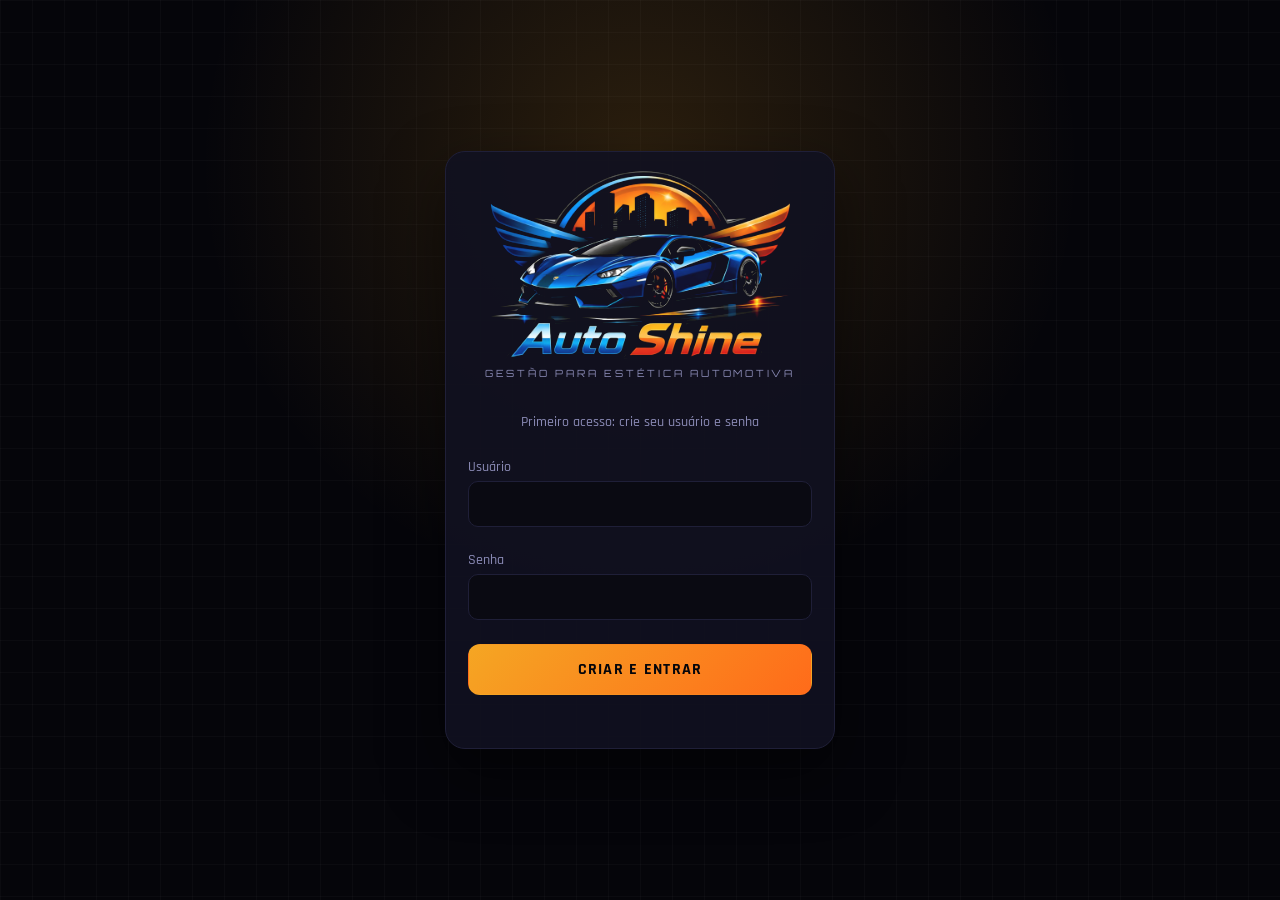
<file: index.html>
<!doctype html>
<html lang="pt-BR">
<head>
  <meta charset="utf-8">
  <meta name="viewport" content="width=device-width, initial-scale=1, viewport-fit=cover">
  <title>Auto Shine</title>
  <meta name="description" content="Gestão de estética automotiva no celular: agenda, vendas, clientes, produtos, precificação e estoque.">
  <meta name="theme-color" content="#05050a">
  <link rel="manifest" href="manifest.webmanifest">
  <link rel="icon" href="icons/icon-192.png" sizes="192x192">
  <link rel="apple-touch-icon" href="icons/icon-192.png">
  <link rel="preconnect" href="https://fonts.googleapis.com">
  <link rel="preconnect" href="https://fonts.gstatic.com" crossorigin>
  <link rel="stylesheet" href="https://fonts.googleapis.com/css2?family=Orbitron:wght@400;700;900&family=Rajdhani:wght@500;600;700&display=swap">
  <link rel="stylesheet" href="styles.css">
</head>
<body>

  <!-- ===== LOGIN ===== -->
  <section id="tela-login" class="login-wrap">
    <form id="form-login" class="login-card">
      <img src="icons/logo-autoshine.png" alt="" class="login-logo" width="720" height="452">
      <h1 class="sr">Auto Shine</h1>
      <p class="marca-tag">GESTÃO PARA ESTÉTICA AUTOMOTIVA</p>
      <p class="muted" id="login-sub">Entre para acessar o sistema</p>
      <label>Usuário <input name="usuario" required autocomplete="username" autocapitalize="none"></label>
      <label>Senha <input name="senha" type="password" required autocomplete="current-password"></label>
      <button class="btn primary full grande" type="submit" id="btn-login">Entrar</button>
      <p class="erro" id="login-erro"></p>
    </form>
  </section>

  <!-- ===== APP ===== -->
  <div id="app" class="app hidden">
    <header class="topo">
      <button class="icone-btn hidden" id="btn-voltar" aria-label="Voltar">‹</button>
      <h1 id="titulo">Início</h1>
      <button class="icone-btn hidden" id="btn-instalar" aria-label="Instalar app">⬇</button>
    </header>

    <main class="conteudo">

      <!-- Início -->
      <section id="view-inicio" class="view">
        <p class="saudacao" id="saudacao"></p>
        <div class="stats">
          <div class="stat destaque"><span>Hoje</span><strong id="st-hoje">R$ 0,00</strong><small id="st-hoje-qtd"></small></div>
          <div class="stat"><span>Mês</span><strong id="st-mes">R$ 0,00</strong></div>
          <div class="stat"><span>Lucro do mês</span><strong id="st-lucro">R$ 0,00</strong></div>
        </div>
        <div class="atalhos">
          <a href="#vender" class="atalho">🧾<span>Vender</span></a>
          <button class="atalho" data-novo="agendamento">📅<span>Agendar</span></button>
          <button class="atalho" data-novo="cliente">👤<span>Cliente</span></button>
          <a href="#estoque" class="atalho">📦<span>Estoque</span></a>
        </div>
        <h2>Agenda de hoje</h2>
        <div id="inicio-agenda" class="lista-cards"></div>
        <h2>Estoque baixo</h2>
        <div id="inicio-estoque" class="lista-cards"></div>
      </section>

      <!-- Agenda -->
      <section id="view-agenda" class="view">
        <div class="dias" id="dias"></div>
        <div id="lista-agenda" class="lista-cards"></div>
        <button class="fab" data-novo="agendamento" aria-label="Novo agendamento">+</button>
      </section>

      <!-- Vender -->
      <section id="view-vender" class="view">
        <label>Cliente
          <select id="venda-cliente"></select>
        </label>
        <input class="busca" id="busca-venda" type="search" placeholder="Buscar serviço ou produto…">
        <div id="venda-itens" class="lista-cards compacta"></div>
        <div class="carrinho-barra" id="carrinho-barra">
          <div><small id="cb-qtd">0 itens</small><strong id="cb-total">R$ 0,00</strong></div>
          <button class="btn primary" id="btn-ver-carrinho">Fechar venda ›</button>
        </div>
      </section>

      <!-- Clientes -->
      <section id="view-clientes" class="view">
        <input class="busca" id="busca-clientes" type="search" placeholder="Buscar nome, telefone ou placa…">
        <div id="lista-clientes" class="lista-cards"></div>
        <button class="fab" data-novo="cliente" aria-label="Novo cliente">+</button>
      </section>

      <!-- Mais -->
      <section id="view-mais" class="view">
        <div class="menu">
          <a href="#produtos">🧴 <span>Serviços e produtos<small>Cadastro e precificação</small></span>›</a>
          <a href="#estoque">📦 <span>Estoque<small>Entradas, saídas e alertas</small></span>›</a>
          <a href="#historico">📜 <span>Histórico de vendas<small>Consultar e cancelar vendas</small></span>›</a>
          <button data-acao="empresa">🏢 <span>Dados da empresa<small>Nome usado nos recibos</small></span>›</button>
          <button data-acao="exportar">💾 <span>Fazer backup<small>Salvar todos os dados num arquivo</small></span>›</button>
          <button data-acao="importar">📂 <span>Restaurar backup<small>Carregar um arquivo de backup</small></span>›</button>
          <a href="privacidade.html" target="_blank">🔒 <span>Política de privacidade<small>Como seus dados são tratados</small></span>›</a>
          <button data-acao="sair" class="perigo">🚪 <span>Sair<small id="usuario-logado"></small></span>›</button>
        </div>
        <input type="file" id="arquivo-backup" accept="application/json,.json" hidden>
      </section>

      <!-- Produtos -->
      <section id="view-produtos" class="view">
        <input class="busca" id="busca-produtos" type="search" placeholder="Buscar…">
        <div id="lista-produtos" class="lista-cards"></div>
        <button class="fab" data-novo="produto" aria-label="Novo item">+</button>
      </section>

      <!-- Estoque -->
      <section id="view-estoque" class="view">
        <div id="lista-estoque" class="lista-cards"></div>
      </section>

      <!-- Histórico -->
      <section id="view-historico" class="view">
        <div class="filtros" id="filtro-periodo">
          <button data-periodo="hoje">Hoje</button>
          <button data-periodo="7">7 dias</button>
          <button data-periodo="mes" class="ativo">Mês</button>
          <button data-periodo="tudo">Tudo</button>
        </div>
        <p class="resumo-periodo" id="resumo-periodo"></p>
        <div id="lista-historico" class="lista-cards"></div>
      </section>
    </main>

    <nav class="abas">
      <a href="#inicio" data-aba="inicio"><i>🏠</i>Início</a>
      <a href="#agenda" data-aba="agenda"><i>📅</i>Agenda</a>
      <a href="#vender" data-aba="vender" class="aba-vender"><i>🧾</i>Vender</a>
      <a href="#clientes" data-aba="clientes"><i>👤</i>Clientes</a>
      <a href="#mais" data-aba="mais"><i>☰</i>Mais</a>
    </nav>
  </div>

  <!-- ===== FOLHAS (modais) ===== -->
  <dialog id="modal-cliente" class="folha">
    <form method="dialog" id="form-cliente">
      <div class="folha-topo"><h2>Cliente</h2><button class="icone-btn" value="cancel" formnovalidate aria-label="Fechar">✕</button></div>
      <input type="hidden" name="id">
      <label>Nome <input name="nome" required></label>
      <label>WhatsApp <input name="telefone" type="tel" inputmode="tel" placeholder="(11) 99999-9999"></label>
      <div class="row">
        <label class="grow">Veículo <input name="veiculo" placeholder="Ex.: Civic preto"></label>
        <label class="w110">Placa <input name="placa" autocapitalize="characters"></label>
      </div>
      <label>Observações <textarea name="obs" rows="2"></textarea></label>
      <button class="btn primary full grande" value="ok">Salvar</button>
    </form>
  </dialog>

  <dialog id="modal-ver-cliente" class="folha">
    <div class="folha-conteudo">
      <div class="folha-topo"><h2 id="vc-nome"></h2><button class="icone-btn" data-fechar aria-label="Fechar">✕</button></div>
      <p class="muted" id="vc-info"></p>
      <div class="acoes-linha">
        <a class="btn whats" id="vc-whats" target="_blank" rel="noopener">WhatsApp</a>
        <a class="btn ghost" id="vc-ligar">Ligar</a>
        <button class="btn ghost" id="vc-editar">Editar</button>
      </div>
      <div class="stats duas">
        <div class="stat"><span>Total gasto</span><strong id="vc-total"></strong></div>
        <div class="stat"><span>Visitas</span><strong id="vc-visitas"></strong></div>
      </div>
      <h3>Últimos serviços</h3>
      <div id="vc-historico" class="lista-cards compacta"></div>
      <button class="btn danger full" id="vc-excluir">Excluir cliente</button>
    </div>
  </dialog>

  <dialog id="modal-produto" class="folha">
    <form method="dialog" id="form-produto">
      <div class="folha-topo"><h2>Serviço / produto</h2><button class="icone-btn" value="cancel" formnovalidate aria-label="Fechar">✕</button></div>
      <input type="hidden" name="id">
      <div class="segmento">
        <label><input type="radio" name="tipo" value="servico" checked><span>Serviço</span></label>
        <label><input type="radio" name="tipo" value="produto"><span>Produto</span></label>
      </div>
      <label>Nome <input name="nome" required></label>
      <fieldset class="precificacao">
        <legend>Precificação</legend>
        <div class="row">
          <label class="grow">Custo (R$) <input name="custo" type="number" inputmode="decimal" min="0" step="0.01" value="0"></label>
          <label class="grow">Taxas (%) <input name="despesas" type="number" inputmode="decimal" min="0" max="99" step="0.1" value="10"></label>
          <label class="grow">Margem (%) <input name="margem" type="number" inputmode="decimal" min="0" max="99" step="0.1" value="40"></label>
        </div>
        <button type="button" class="sugestao" id="btn-usar-sugerido">Preço sugerido: <strong id="preco-sugerido">R$ 0,00</strong> <span>usar</span></button>
        <label>Preço de venda (R$) <input name="preco" type="number" inputmode="decimal" min="0" step="0.01" required></label>
        <p class="muted" id="margem-real"></p>
      </fieldset>
      <div class="row so-produto">
        <label class="grow">Estoque <input name="estoque" type="number" inputmode="numeric" step="1" value="0"></label>
        <label class="grow">Mínimo <input name="minimo" type="number" inputmode="numeric" min="0" step="1" value="2"></label>
        <label class="w90">Unid. <input name="unidade" value="un"></label>
      </div>
      <button class="btn primary full grande" value="ok">Salvar</button>
      <button class="btn danger full hidden" value="excluir" formnovalidate id="btn-excluir-produto">Excluir item</button>
    </form>
  </dialog>

  <dialog id="modal-agendamento" class="folha">
    <form method="dialog" id="form-agendamento">
      <div class="folha-topo"><h2>Agendamento</h2><button class="icone-btn" value="cancel" formnovalidate aria-label="Fechar">✕</button></div>
      <input type="hidden" name="id">
      <label>Cliente <select name="clienteId" id="ag-cliente" required></select></label>
      <label>Serviço <select name="servicoId" id="ag-servico" required></select></label>
      <div class="row">
        <label class="grow">Data <input name="data" type="date" required></label>
        <label class="grow">Hora <input name="hora" type="time" required></label>
      </div>
      <label>Observações <textarea name="obs" rows="2" placeholder="Ex.: buscar o carro às 17h"></textarea></label>
      <button class="btn primary full grande" value="ok">Salvar</button>
      <button class="btn danger full hidden" value="excluir" formnovalidate id="btn-excluir-ag">Excluir agendamento</button>
    </form>
  </dialog>

  <dialog id="modal-carrinho" class="folha">
    <div class="folha-conteudo">
      <div class="folha-topo"><h2>Fechar venda</h2><button class="icone-btn" data-fechar aria-label="Fechar">✕</button></div>
      <div id="carrinho" class="lista-cards compacta"></div>
      <div class="linha"><span>Subtotal</span><span id="v-subtotal">R$ 0,00</span></div>
      <div class="row">
        <label class="grow">Desconto (R$) <input id="venda-desconto" type="number" inputmode="decimal" min="0" step="0.01" value="0"></label>
        <label class="grow">Pagamento
          <select id="venda-pagto"><option>Pix</option><option>Dinheiro</option><option>Débito</option><option>Crédito</option></select>
        </label>
      </div>
      <label>Observações <input id="venda-obs" placeholder="Opcional"></label>
      <div class="linha total"><span>Total</span><span id="v-total">R$ 0,00</span></div>
      <button class="btn primary full grande" id="btn-finalizar">Confirmar venda</button>
    </div>
  </dialog>

  <dialog id="modal-recibo" class="folha">
    <div class="folha-conteudo centro">
      <div class="check">✓</div>
      <h2>Venda registrada!</h2>
      <p class="total-grande" id="recibo-total"></p>
      <a class="btn whats full grande hidden" id="recibo-whats" target="_blank" rel="noopener">Enviar recibo no WhatsApp</a>
      <button class="btn ghost full" data-fechar>Fechar</button>
    </div>
  </dialog>

  <dialog id="modal-empresa" class="folha">
    <form method="dialog" id="form-empresa">
      <div class="folha-topo"><h2>Dados da empresa</h2><button class="icone-btn" value="cancel" formnovalidate aria-label="Fechar">✕</button></div>
      <label>Nome da estética <input name="nome" placeholder="Ex.: Brilho Total Estética Automotiva"></label>
      <label>Chave Pix (aparece no recibo) <input name="pix"></label>
      <button class="btn primary full grande" value="ok">Salvar</button>
    </form>
  </dialog>

  <div id="toast" class="toast"></div>

  <script src="app.js"></script>
</body>
</html>
</file>
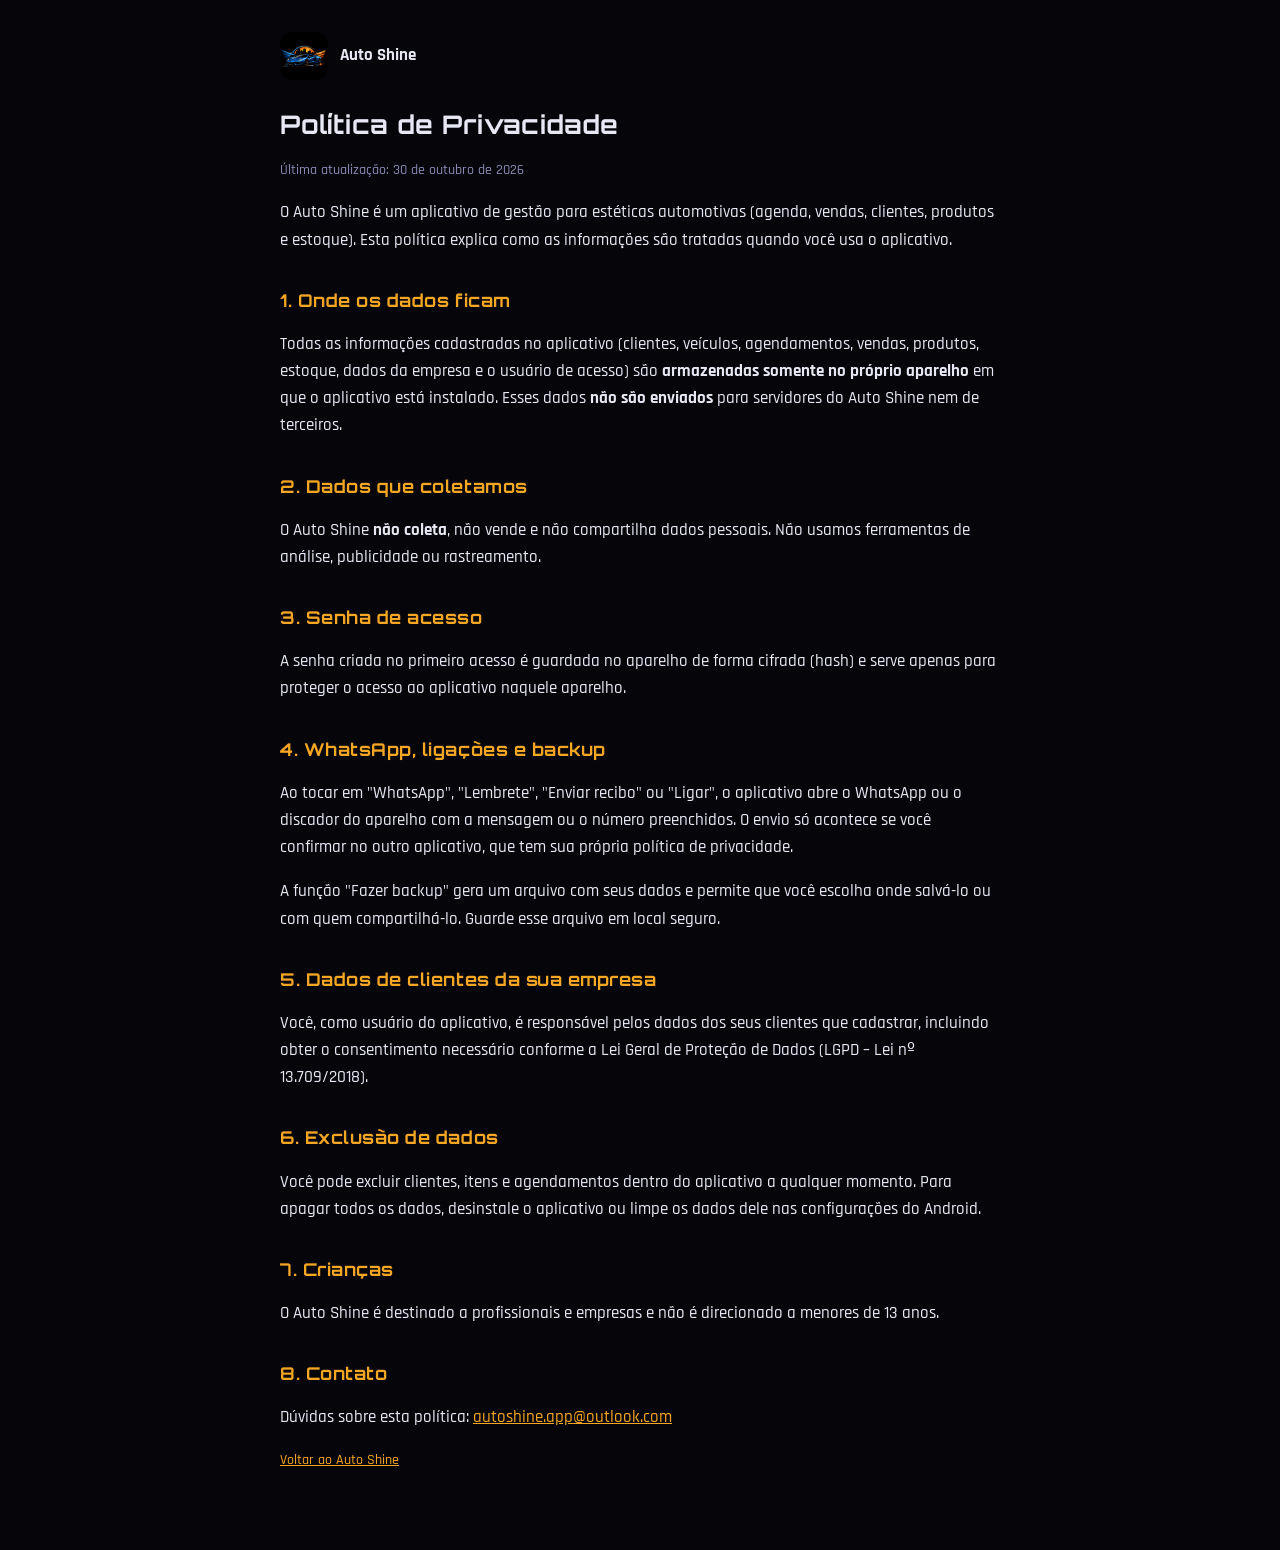
<file: privacidade.html>
<!doctype html>
<html lang="pt-BR">
<head>
  <meta charset="utf-8">
  <meta name="viewport" content="width=device-width, initial-scale=1">
  <title>Política de Privacidade · Auto Shine</title>
  <link rel="icon" href="icons/icon-192.png">
  <link rel="stylesheet" href="https://fonts.googleapis.com/css2?family=Orbitron:wght@700&family=Rajdhani:wght@500;700&display=swap">
  <style>
    :root { --bg: #05050a; --text: #e8e8f5; --muted: #8a8ab5; --line: #1f1f38; --primary: #f5a623; color-scheme: dark; }
    body { margin: 0; background: var(--bg); color: var(--text); font-family: 'Rajdhani', system-ui, "Segoe UI", sans-serif; font-size: 17px; font-weight: 500; line-height: 1.6; }
    h1, h2 { font-family: 'Orbitron', "Segoe UI", sans-serif; letter-spacing: .03em; }
    h2 { color: var(--primary); }
    main { max-width: 720px; margin: 0 auto; padding: 32px 16px 64px; }
    h1 { font-size: 1.6rem; margin: 0 0 .3rem; }
    h2 { font-size: 1.1rem; margin-top: 2rem; }
    p, li { color: var(--text); }
    .muted { color: var(--muted); font-size: .9rem; }
    a { color: var(--primary); }
    header { display: flex; align-items: center; gap: 12px; margin-bottom: 1.5rem; }
    header img { width: 48px; height: 48px; border-radius: 12px; }
  </style>
</head>
<body>
<main>
  <header><img src="icons/icon-192.png" alt=""><strong>Auto Shine</strong></header>
  <h1>Política de Privacidade</h1>
  <p class="muted">Última atualização: 30 de outubro de 2026</p>

  <p>O Auto Shine é um aplicativo de gestão para estéticas automotivas (agenda, vendas, clientes, produtos e estoque).
  Esta política explica como as informações são tratadas quando você usa o aplicativo.</p>

  <h2>1. Onde os dados ficam</h2>
  <p>Todas as informações cadastradas no aplicativo (clientes, veículos, agendamentos, vendas, produtos, estoque,
  dados da empresa e o usuário de acesso) são <strong>armazenadas somente no próprio aparelho</strong> em que o
  aplicativo está instalado. Esses dados <strong>não são enviados</strong> para servidores do Auto Shine nem de terceiros.</p>

  <h2>2. Dados que coletamos</h2>
  <p>O Auto Shine <strong>não coleta</strong>, não vende e não compartilha dados pessoais. Não usamos ferramentas de
  análise, publicidade ou rastreamento.</p>

  <h2>3. Senha de acesso</h2>
  <p>A senha criada no primeiro acesso é guardada no aparelho de forma cifrada (hash) e serve apenas para
  proteger o acesso ao aplicativo naquele aparelho.</p>

  <h2>4. WhatsApp, ligações e backup</h2>
  <p>Ao tocar em "WhatsApp", "Lembrete", "Enviar recibo" ou "Ligar", o aplicativo abre o WhatsApp ou o discador do
  aparelho com a mensagem ou o número preenchidos. O envio só acontece se você confirmar no outro aplicativo, que
  tem sua própria política de privacidade.</p>
  <p>A função "Fazer backup" gera um arquivo com seus dados e permite que você escolha onde salvá-lo ou com quem
  compartilhá-lo. Guarde esse arquivo em local seguro.</p>

  <h2>5. Dados de clientes da sua empresa</h2>
  <p>Você, como usuário do aplicativo, é responsável pelos dados dos seus clientes que cadastrar, incluindo
  obter o consentimento necessário conforme a Lei Geral de Proteção de Dados (LGPD – Lei nº 13.709/2018).</p>

  <h2>6. Exclusão de dados</h2>
  <p>Você pode excluir clientes, itens e agendamentos dentro do aplicativo a qualquer momento. Para apagar todos
  os dados, desinstale o aplicativo ou limpe os dados dele nas configurações do Android.</p>

  <h2>7. Crianças</h2>
  <p>O Auto Shine é destinado a profissionais e empresas e não é direcionado a menores de 13 anos.</p>

  <h2>8. Contato</h2>
  <p>Dúvidas sobre esta política: <a href="mailto:autoshine.app@outlook.com">autoshine.app@outlook.com</a></p>

  <p class="muted"><a href="./">Voltar ao Auto Shine</a></p>
</main>
</body>
</html>
</file>
<file: styles.css>
/* Identidade visual Auto Shine (mesma do site autoshineapp.com) */
:root {
  --bg: #05050a;
  --card: #111120;
  --text: #e8e8f5;
  --muted: #8a8ab5;
  --line: #1f1f38;
  --input: #0a0a12;
  --primary: #f5a623;
  --primary-2: #ff6b1a;
  --primary-dark: #e08a10;
  --primary-soft: #2a1d0c;
  --on-primary: #05050a;
  --grad: linear-gradient(135deg, #f5a623, #ff6b1a);
  --danger: #ef4444;
  --danger-soft: #351417;
  --ok: #22c55e;
  --ok-soft: #0f2e1b;
  --warn: #f5a623;
  --warn-soft: #2e220c;
  --blue: #3b82f6;
  --blue-soft: #121d38;
  --whats: #1fa855;
  --radius: 14px;
  --abas-h: 64px;
  --head: 'Orbitron', 'Segoe UI', sans-serif;
  --body: 'Rajdhani', system-ui, 'Segoe UI', sans-serif;
  color-scheme: dark;
}

* { box-sizing: border-box; -webkit-tap-highlight-color: transparent; }
html, body { margin: 0; }
body { font-family: var(--body); font-weight: 500; background: var(--bg); color: var(--text); font-size: 17px; }
h1, h2, h3 { margin: 0; font-family: var(--head); font-weight: 700; letter-spacing: .02em; }
h2 { font-size: .85rem; text-transform: uppercase; letter-spacing: .12em; color: var(--muted); }
h2 { font-size: 1rem; margin: 1.4rem 0 .6rem; }
h3 { font-size: .95rem; margin: 1rem 0 .5rem; }
a { color: inherit; }
.hidden { display: none !important; }
.muted { color: var(--muted); font-size: .9rem; }

/* ---------- Login ---------- */
.login-wrap {
  min-height: 100dvh; display: grid; place-items: center; padding: 16px;
  background:
    radial-gradient(circle at 50% 18%, rgba(245,166,35,.16) 0, transparent 45%),
    linear-gradient(rgba(255,255,255,.025) 1px, transparent 1px) 0 0 / 32px 32px,
    linear-gradient(90deg, rgba(255,255,255,.025) 1px, transparent 1px) 0 0 / 32px 32px,
    var(--bg);
}
.login-card { background: rgba(17,17,32,.92); border: 1px solid var(--line); padding: 1.6rem 1.4rem; border-radius: 20px; width: 100%; max-width: 390px; display: grid; gap: .8rem; text-align: center; box-shadow: 0 24px 60px rgba(0,0,0,.5); }
.login-card label { text-align: left; }
.login-logo { width: 100%; max-width: 300px; height: auto; margin: -.4rem auto 0; mix-blend-mode: lighten; }
.marca-tag { margin: -.3rem 0 .4rem; font-family: var(--head); font-size: .62rem; font-weight: 400; letter-spacing: .28em; color: var(--muted); }
.sr { position: absolute; width: 1px; height: 1px; overflow: hidden; clip: rect(0 0 0 0); white-space: nowrap; }
.erro { color: var(--danger); min-height: 1em; margin: 0; font-size: .9rem; }

/* ---------- Estrutura ---------- */
.app { max-width: 640px; margin: 0 auto; min-height: 100dvh; }
.topo {
  position: sticky; top: 0; z-index: 10; display: flex; align-items: center; gap: .5rem;
  padding: calc(env(safe-area-inset-top) + .7rem) 16px .7rem; background: var(--bg);
}
.topo h1 { font-size: 1.05rem; flex: 1; text-transform: uppercase; letter-spacing: .08em; background: var(--grad); -webkit-background-clip: text; background-clip: text; color: transparent; }
.conteudo { padding: 0 16px calc(var(--abas-h) + env(safe-area-inset-bottom) + 90px); }
.view { display: none; }
.view.ativa { display: block; }

.abas {
  position: fixed; left: 0; right: 0; bottom: 0; z-index: 20; display: flex; justify-content: center;
  background: var(--card); border-top: 1px solid var(--line); padding-bottom: env(safe-area-inset-bottom);
}
.abas a { flex: 1; max-width: 128px; height: var(--abas-h); display: flex; flex-direction: column; align-items: center; justify-content: center; gap: 2px; text-decoration: none; font-size: .72rem; color: var(--muted); }
.abas a i { font-style: normal; font-size: 1.3rem; filter: grayscale(1); opacity: .7; }
.abas a.ativo { color: var(--primary); font-weight: 600; }
.abas a.ativo i { filter: none; opacity: 1; }
.abas .aba-vender i { background: var(--grad); color: var(--on-primary); width: 46px; height: 46px; border-radius: 50%; display: grid; place-items: center; margin-top: -22px; filter: none; opacity: 1; box-shadow: 0 6px 18px rgba(255,107,26,.4); border: 4px solid var(--card); font-size: 1.2rem; }

.icone-btn { background: none; border: 0; color: var(--text); font-size: 1.4rem; width: 40px; height: 40px; border-radius: 50%; cursor: pointer; display: grid; place-items: center; }
.icone-btn:active { background: var(--line); }
#btn-voltar { font-size: 2rem; margin-left: -8px; }

.fab {
  position: fixed; right: max(16px, calc(50% - 320px + 16px)); bottom: calc(var(--abas-h) + env(safe-area-inset-bottom) + 16px); z-index: 15;
  width: 58px; height: 58px; border-radius: 18px; border: 0; background: var(--grad); color: var(--on-primary); font-size: 2rem; font-weight: 700;
  box-shadow: 0 8px 22px rgba(255,107,26,.4); cursor: pointer;
}

/* ---------- Início ---------- */
.saudacao { margin: 0 0 .8rem; color: var(--muted); }
.stats { display: grid; grid-template-columns: 1fr 1fr; gap: .7rem; }
.stats.duas { margin: 1rem 0 0; }
.stat { background: var(--card); border-radius: var(--radius); padding: .9rem 1rem; border: 1px solid var(--line); }
.stat span { display: block; color: var(--muted); font-size: .8rem; }
.stat strong { display: block; font-family: var(--head); font-size: 1.05rem; margin-top: .3rem; }
.stat small { color: rgba(5,5,10,.7); font-size: .85rem; font-weight: 600; }
.stat.destaque { grid-column: 1 / -1; background: var(--grad); color: var(--on-primary); border: 0; box-shadow: 0 10px 30px rgba(255,107,26,.25); }
.stat.destaque span { color: rgba(5,5,10,.7); font-weight: 600; }
.stat.destaque strong { font-size: 1.6rem; }
.atalhos { display: grid; grid-template-columns: repeat(4, 1fr); gap: .6rem; margin-top: 1rem; }
.atalho { background: var(--card); border: 1px solid var(--line); border-radius: var(--radius); padding: .8rem .2rem; display: flex; flex-direction: column; align-items: center; gap: .3rem; font: inherit; font-size: 1.4rem; text-decoration: none; color: var(--text); cursor: pointer; }
.atalho span { font-size: .75rem; }

/* ---------- Cards de lista ---------- */
.lista-cards { display: grid; gap: .6rem; }
.item {
  background: var(--card); border: 1px solid var(--line); border-radius: var(--radius); padding: .85rem 1rem;
  display: flex; align-items: center; gap: .8rem; width: 100%; text-align: left; font: inherit; color: var(--text);
}
button.item { cursor: pointer; }
a.item { text-decoration: none; }
.item .avatar { width: 42px; height: 42px; border-radius: 50%; background: var(--primary-soft); color: var(--primary); display: grid; place-items: center; font-weight: 700; flex-shrink: 0; }
.item .corpo { flex: 1; min-width: 0; }
.item .corpo strong { display: block; overflow: hidden; text-overflow: ellipsis; white-space: nowrap; }
.item .corpo small { display: block; color: var(--muted); font-size: .82rem; margin-top: 2px; }
.item .valor { font-weight: 700; white-space: nowrap; text-align: right; }
.item .valor small { display: block; font-weight: 400; color: var(--muted); font-size: .75rem; }
.item .hora { font-family: var(--head); font-weight: 700; color: var(--primary); font-size: .95rem; min-width: 52px; }
.item.concluido { opacity: .6; }
.item.concluido .hora { color: var(--ok); }
.compacta .item { padding: .65rem .8rem; }
.vazio { text-align: center; color: var(--muted); padding: 1.5rem 1rem; background: var(--card); border: 1px dashed var(--line); border-radius: var(--radius); font-size: .92rem; }
.ag-acoes { display: flex; gap: .4rem; margin-top: .6rem; flex-wrap: wrap; }
.item.coluna { flex-direction: column; align-items: stretch; }
.item.coluna .topo-item { display: flex; align-items: center; gap: .8rem; }

.tag { display: inline-block; padding: .12rem .5rem; border-radius: 99px; font-size: .72rem; font-weight: 600; }
.tag.ok { background: var(--ok-soft); color: var(--ok); }
.tag.baixo { background: var(--warn-soft); color: var(--warn); }
.tag.zero { background: var(--danger-soft); color: var(--danger); }
.tag.serv { background: var(--blue-soft); color: #7aa7ff; }

/* Stepper */
.stepper { display: flex; align-items: center; gap: .3rem; }
.stepper button { width: 36px; height: 36px; border-radius: 10px; border: 1px solid var(--line); background: var(--bg); color: var(--text); font-size: 1.2rem; cursor: pointer; }
.stepper button.mais { background: var(--grad); color: var(--on-primary); border-color: transparent; font-weight: 700; }
.stepper span { min-width: 26px; text-align: center; font-weight: 700; }

/* Agenda: faixa de dias */
.dias { display: flex; gap: .45rem; overflow-x: auto; padding-bottom: .4rem; margin-bottom: .8rem; scrollbar-width: none; }
.dias::-webkit-scrollbar { display: none; }
.dia { flex: 0 0 auto; width: 54px; padding: .5rem 0; border-radius: 14px; border: 1px solid var(--line); background: var(--card); color: var(--text); text-align: center; font: inherit; cursor: pointer; position: relative; }
.dia small { display: block; font-size: .7rem; color: var(--muted); text-transform: uppercase; }
.dia strong { font-family: var(--head); font-size: 1rem; }
.dia.ativo { background: var(--grad); border-color: transparent; color: var(--on-primary); }
.dia.ativo small { color: rgba(5,5,10,.75); }
.dia.tem::after { content: ""; position: absolute; bottom: 5px; left: 50%; width: 5px; height: 5px; margin-left: -2.5px; border-radius: 50%; background: var(--primary); }
.dia.ativo.tem::after { background: var(--on-primary); }

/* Venda */
.carrinho-barra {
  position: fixed; left: 50%; transform: translateX(-50%); width: min(608px, calc(100% - 32px));
  bottom: calc(var(--abas-h) + env(safe-area-inset-bottom) + 12px); z-index: 15;
  background: var(--card); color: var(--text); border: 1px solid var(--primary); border-radius: 16px; padding: .7rem .7rem .7rem 1rem;
  display: flex; align-items: center; justify-content: space-between; box-shadow: 0 10px 30px rgba(0,0,0,.25);
}
.carrinho-barra small { display: block; color: var(--muted); font-size: .8rem; }
.carrinho-barra strong { font-family: var(--head); font-size: 1rem; }

/* Menu "Mais" */
.menu { display: grid; background: var(--card); border: 1px solid var(--line); border-radius: var(--radius); overflow: hidden; }
.menu a, .menu button { display: flex; align-items: center; gap: .9rem; padding: .95rem 1rem; text-decoration: none; color: var(--text); background: none; border: 0; border-bottom: 1px solid var(--line); font: inherit; font-size: 1.1rem; text-align: left; cursor: pointer; }
.menu > :last-child { border-bottom: 0; }
.menu span { flex: 1; font-size: 1rem; }
.menu small { display: block; color: var(--muted); font-size: .8rem; }
.menu .perigo span { color: var(--danger); }

/* Histórico */
.filtros { display: flex; gap: .4rem; margin-bottom: .6rem; }
.filtros button { flex: 1; padding: .5rem; border-radius: 99px; border: 1px solid var(--line); background: var(--card); color: var(--text); font: inherit; font-size: .88rem; cursor: pointer; }
.filtros button.ativo { background: var(--grad); color: var(--on-primary); border-color: transparent; font-weight: 700; }
.resumo-periodo { margin: .2rem 0 .8rem; color: var(--muted); font-size: .9rem; }

/* ---------- Formulários ---------- */
label { display: grid; gap: .3rem; font-size: .85rem; color: var(--muted); margin-bottom: .7rem; }
input, select, textarea { font: inherit; font-size: 16px; color: var(--text); padding: .7rem .8rem; border: 1px solid var(--line); border-radius: 10px; background: var(--input); width: 100%; min-height: 46px; }
input:focus, select:focus, textarea:focus { outline: 2px solid rgba(245,166,35,.3); border-color: var(--primary); }
.busca { margin-bottom: .8rem; }
.row { display: flex; gap: .6rem; align-items: end; }
.row label { min-width: 0; }
.grow { flex: 1; }
.w90 { width: 90px; flex-shrink: 0; } .w110 { width: 110px; flex-shrink: 0; }
fieldset.precificacao { border: 1px solid var(--line); border-radius: 12px; padding: .6rem .8rem .2rem; margin: 0 0 .8rem; }
legend { font-size: .85rem; font-weight: 600; padding: 0 .3rem; }
.sugestao { width: 100%; display: flex; align-items: center; gap: .4rem; background: var(--primary-soft); color: var(--text); border: 0; border-radius: 10px; padding: .7rem .8rem; margin-bottom: .7rem; font: inherit; cursor: pointer; }
.sugestao span { margin-left: auto; color: var(--primary); font-weight: 600; font-size: .9rem; }
#margem-real { margin: -.3rem 0 .6rem; }
.segmento { display: flex; background: var(--bg); border-radius: 12px; padding: 4px; margin-bottom: .8rem; }
.segmento label { flex: 1; margin: 0; }
.segmento input { display: none; }
.segmento span { display: block; text-align: center; padding: .55rem; border-radius: 9px; color: var(--muted); font-size: .95rem; cursor: pointer; }
.segmento input:checked + span { background: var(--grad); color: var(--on-primary); font-weight: 700; }

/* ---------- Botões ---------- */
.btn { font: inherit; border: 1px solid transparent; border-radius: 12px; padding: .65rem 1rem; cursor: pointer; background: var(--bg); color: var(--text); white-space: nowrap; text-decoration: none; text-align: center; display: inline-flex; align-items: center; justify-content: center; gap: .3rem; }
.btn.primary { background: var(--grad); color: var(--on-primary); font-weight: 700; letter-spacing: .04em; }
.btn.primary:active { filter: brightness(.92); }
.btn.ghost { background: transparent; border-color: var(--line); }
.btn.danger { background: transparent; color: var(--danger); }
.btn.whats { background: var(--whats); color: #fff; }
.btn.small { padding: .4rem .7rem; font-size: .85rem; border-radius: 10px; }
.btn.full { width: 100%; }
.btn.grande { padding: .9rem 1rem; font-size: 1rem; font-weight: 700; text-transform: uppercase; letter-spacing: .08em; }
.acoes-linha { display: flex; gap: .5rem; }
.acoes-linha .btn { flex: 1; }

/* ---------- Folhas (bottom sheets) ---------- */
dialog.folha {
  border: 0; padding: 0; margin: auto auto 0; width: 100%; max-width: 640px; max-height: 92dvh;
  border-radius: 22px 22px 0 0; background: var(--card); color: var(--text);
}
dialog.folha[open] { animation: subir .22s ease-out; }
@keyframes subir { from { transform: translateY(40px); opacity: .5; } }
dialog::backdrop { background: rgba(5,10,20,.5); }
dialog.folha form, .folha-conteudo { padding: .9rem 16px calc(1.2rem + env(safe-area-inset-bottom)); display: grid; gap: .1rem; }
.folha-topo { display: flex; align-items: center; justify-content: space-between; margin-bottom: .6rem; }
.folha-topo h2 { margin: 0; font-size: 1.2rem; }
.folha .btn.full { margin-top: .4rem; }
.linha { display: flex; justify-content: space-between; margin: .8rem 0 .6rem; }
.linha.total { font-family: var(--head); font-size: 1.1rem; font-weight: 700; color: var(--primary); border-top: 1px solid var(--line); padding-top: .8rem; }
.centro { text-align: center; }
.check { width: 72px; height: 72px; margin: .6rem auto; border-radius: 50%; background: var(--ok-soft); color: var(--ok); font-size: 2.2rem; display: grid; place-items: center; }
.total-grande { font-family: var(--head); font-size: 1.7rem; font-weight: 700; margin: .3rem 0 1rem; color: var(--primary); }

/* ---------- Toast ---------- */
.toast { position: fixed; left: 50%; bottom: calc(var(--abas-h) + env(safe-area-inset-bottom) + 84px); transform: translate(-50%, 20px); opacity: 0; pointer-events: none; background: var(--grad); color: var(--on-primary); font-weight: 700; padding: .7rem 1.2rem; border-radius: 12px; transition: .25s; z-index: 60; max-width: calc(100% - 32px); }
.toast.show { transform: translate(-50%, 0); opacity: 1; }
</file>
